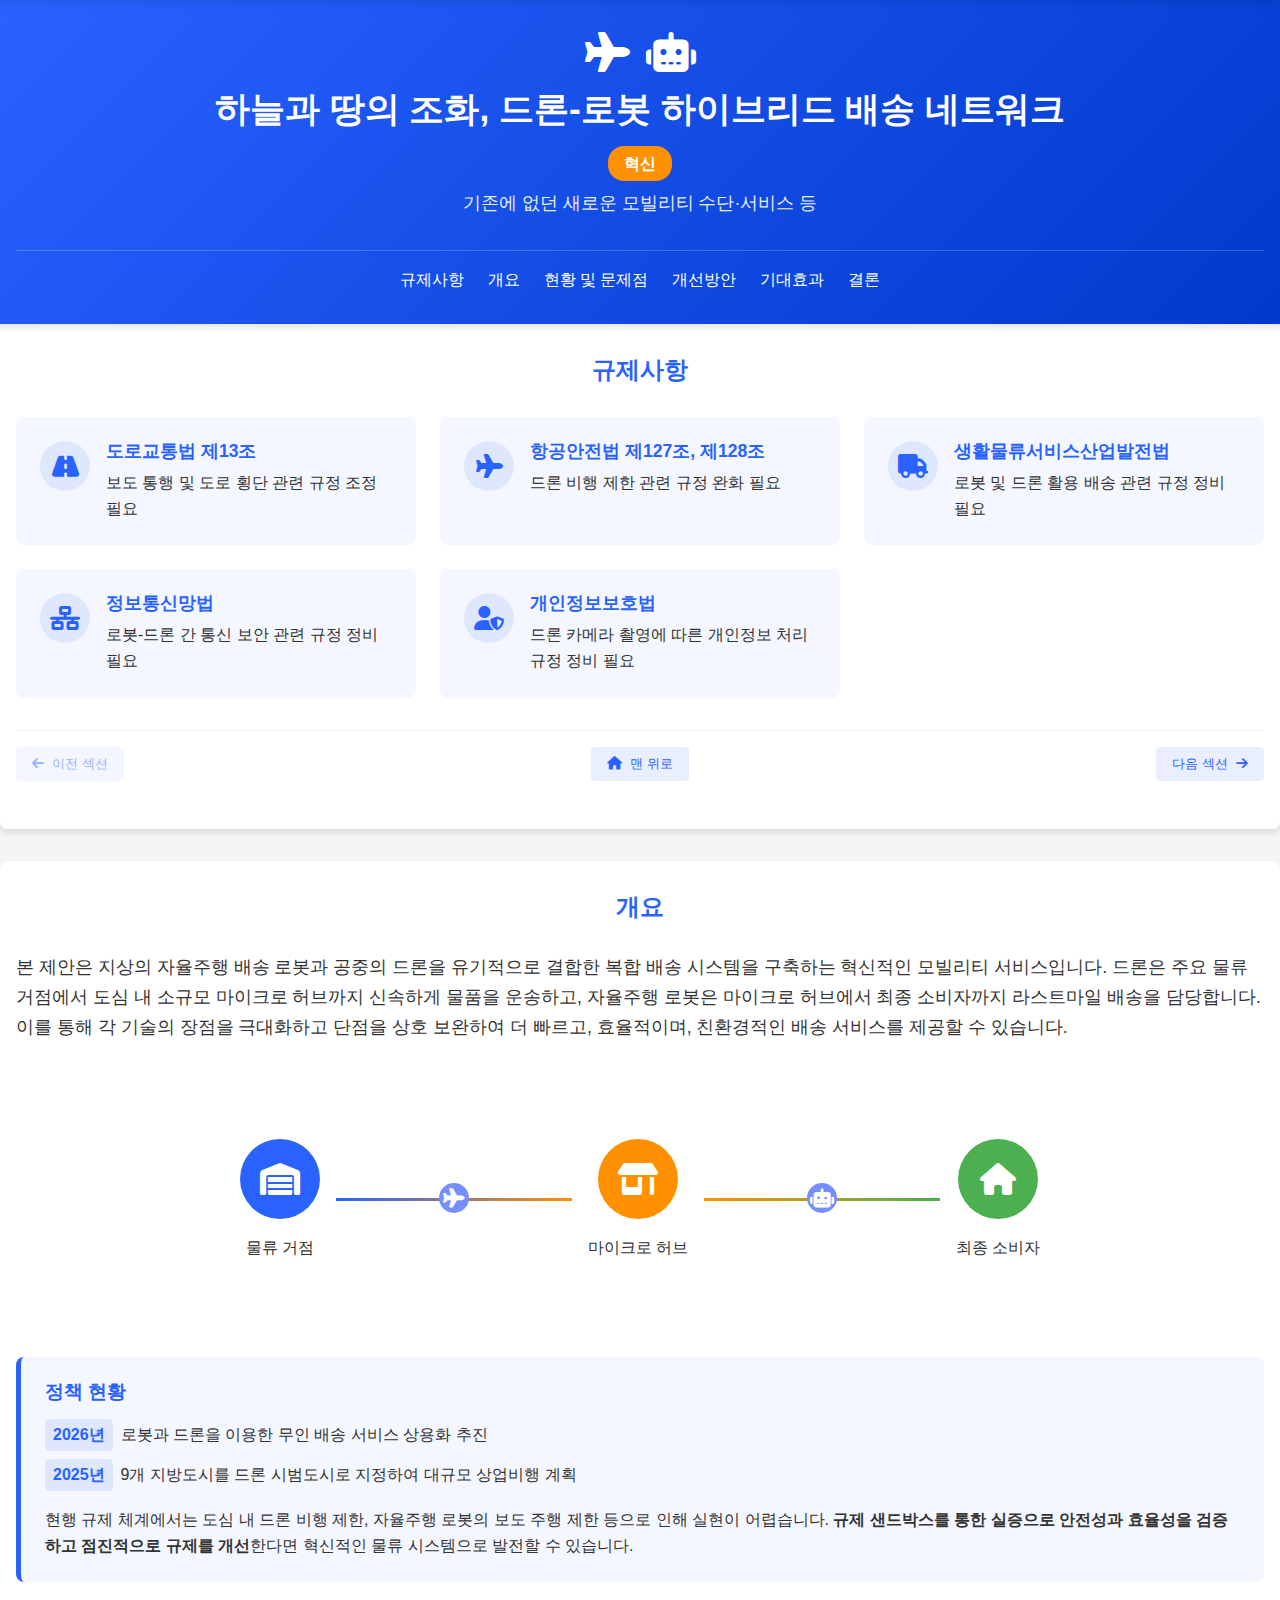
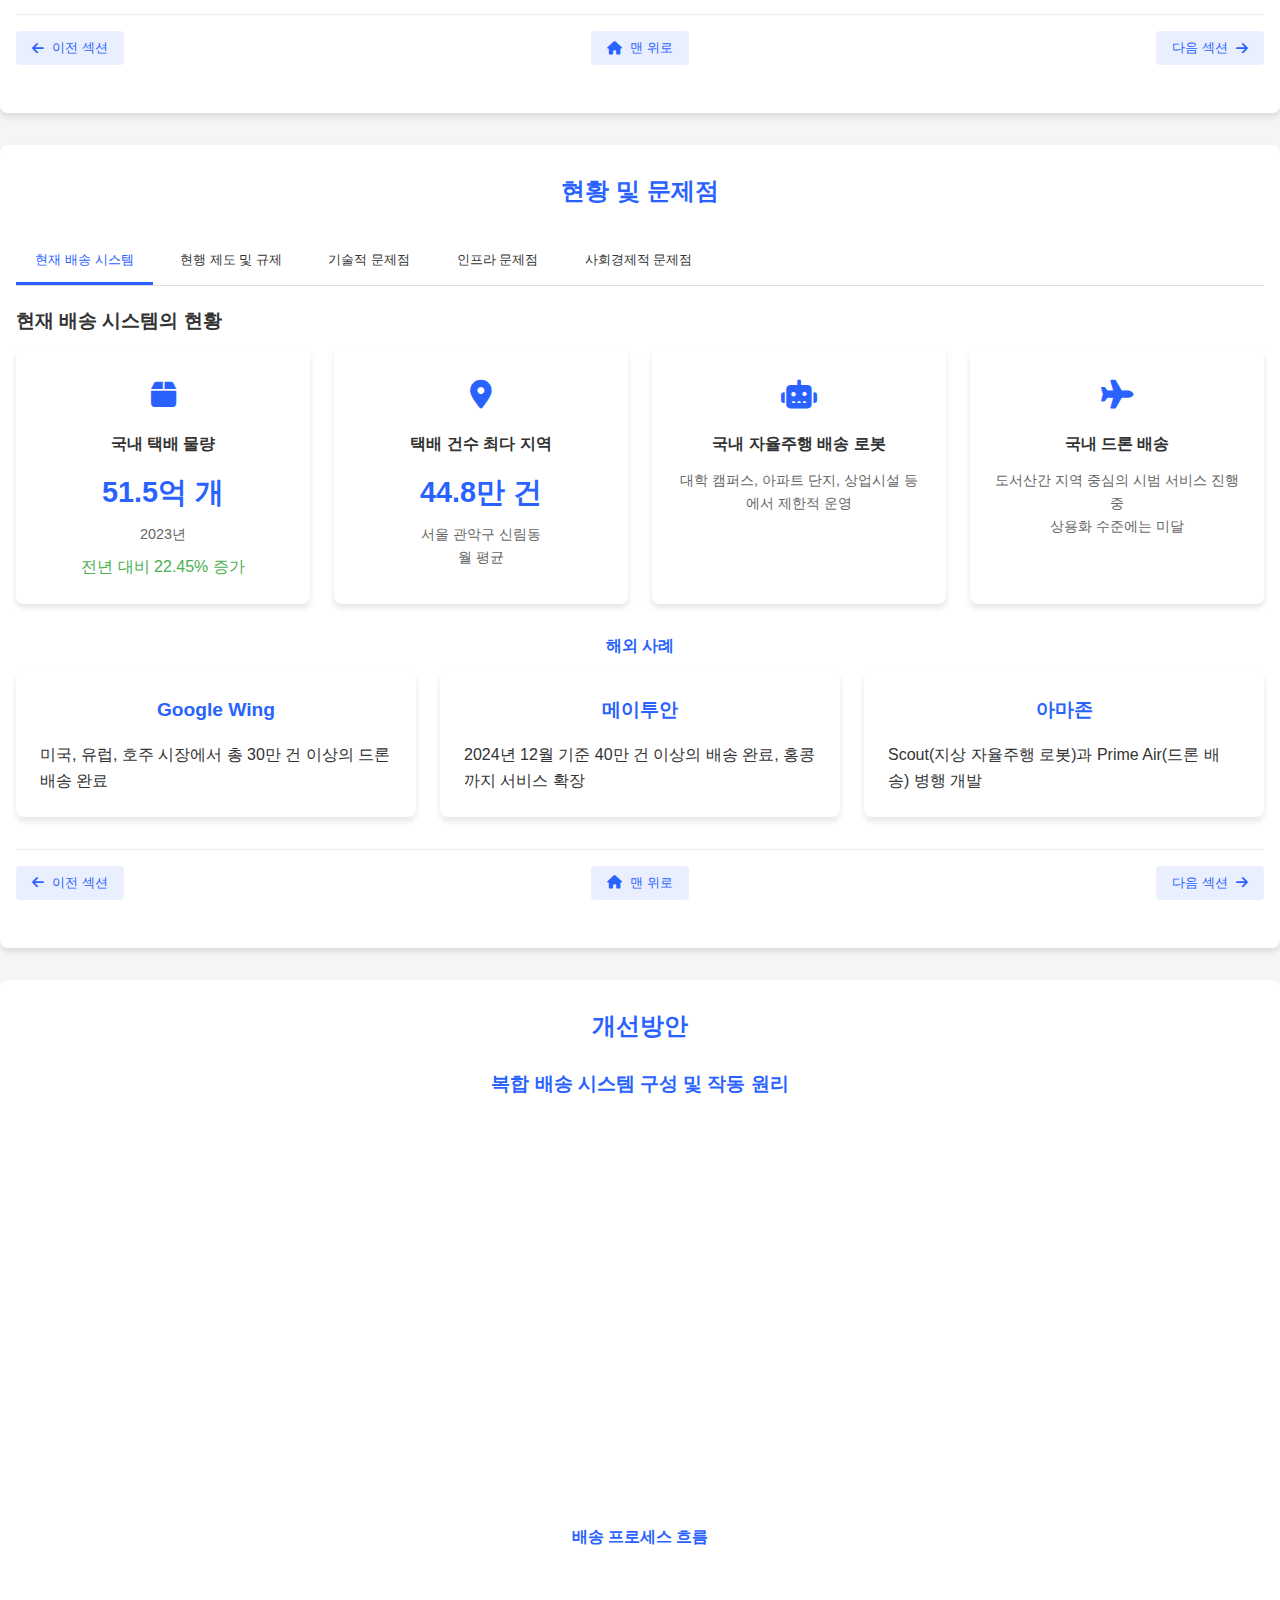
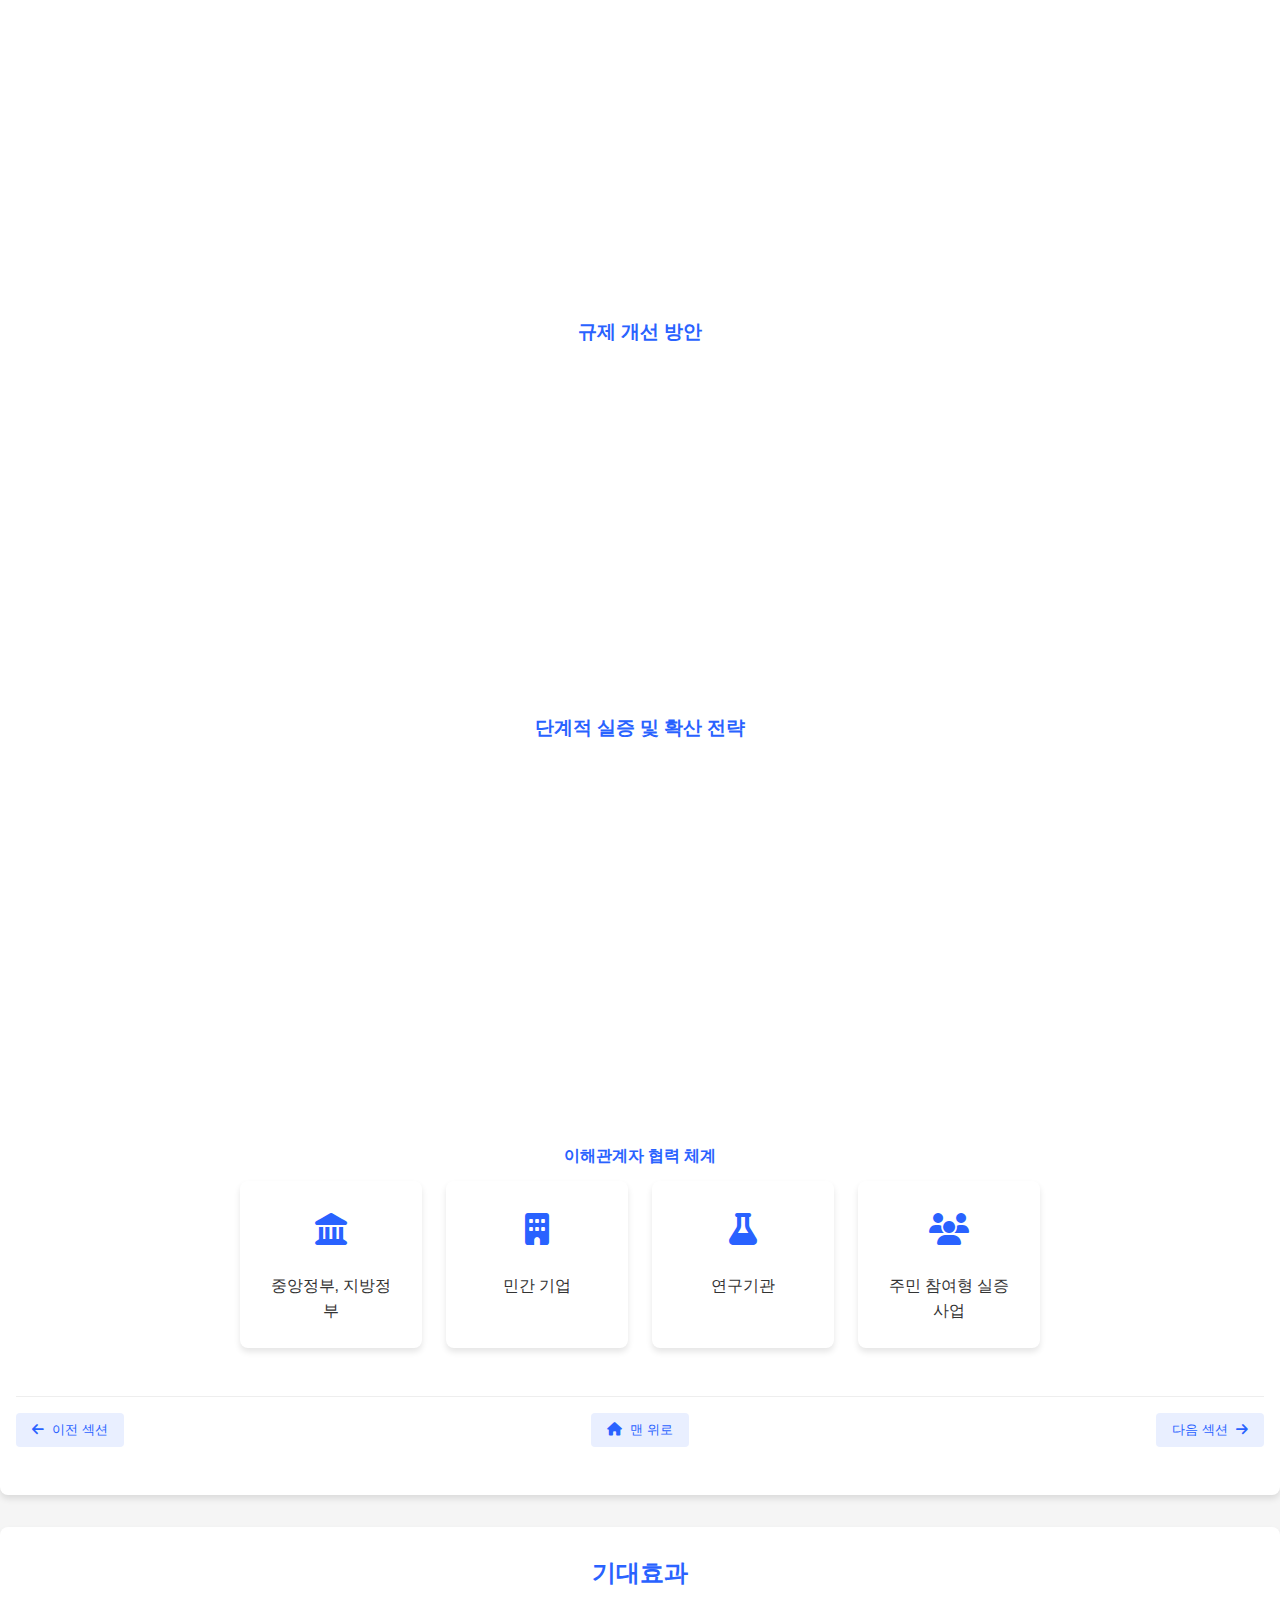
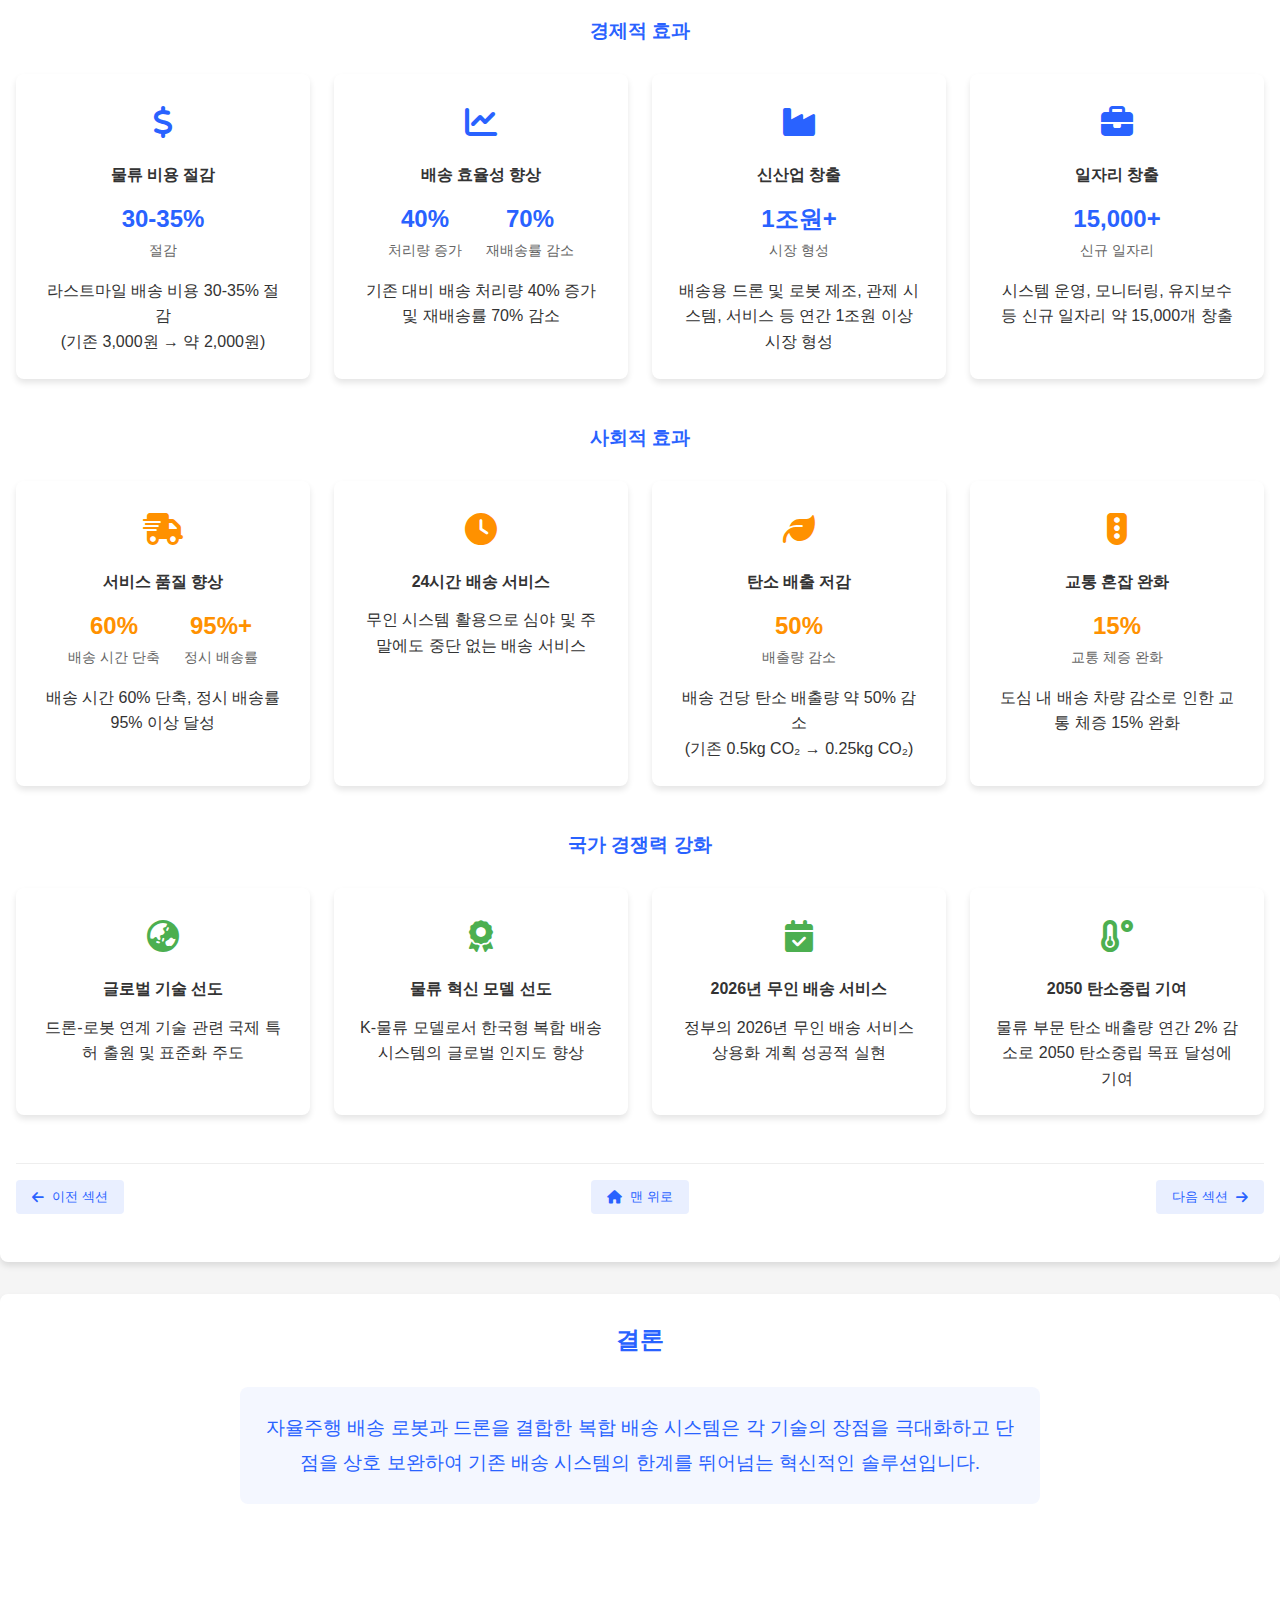
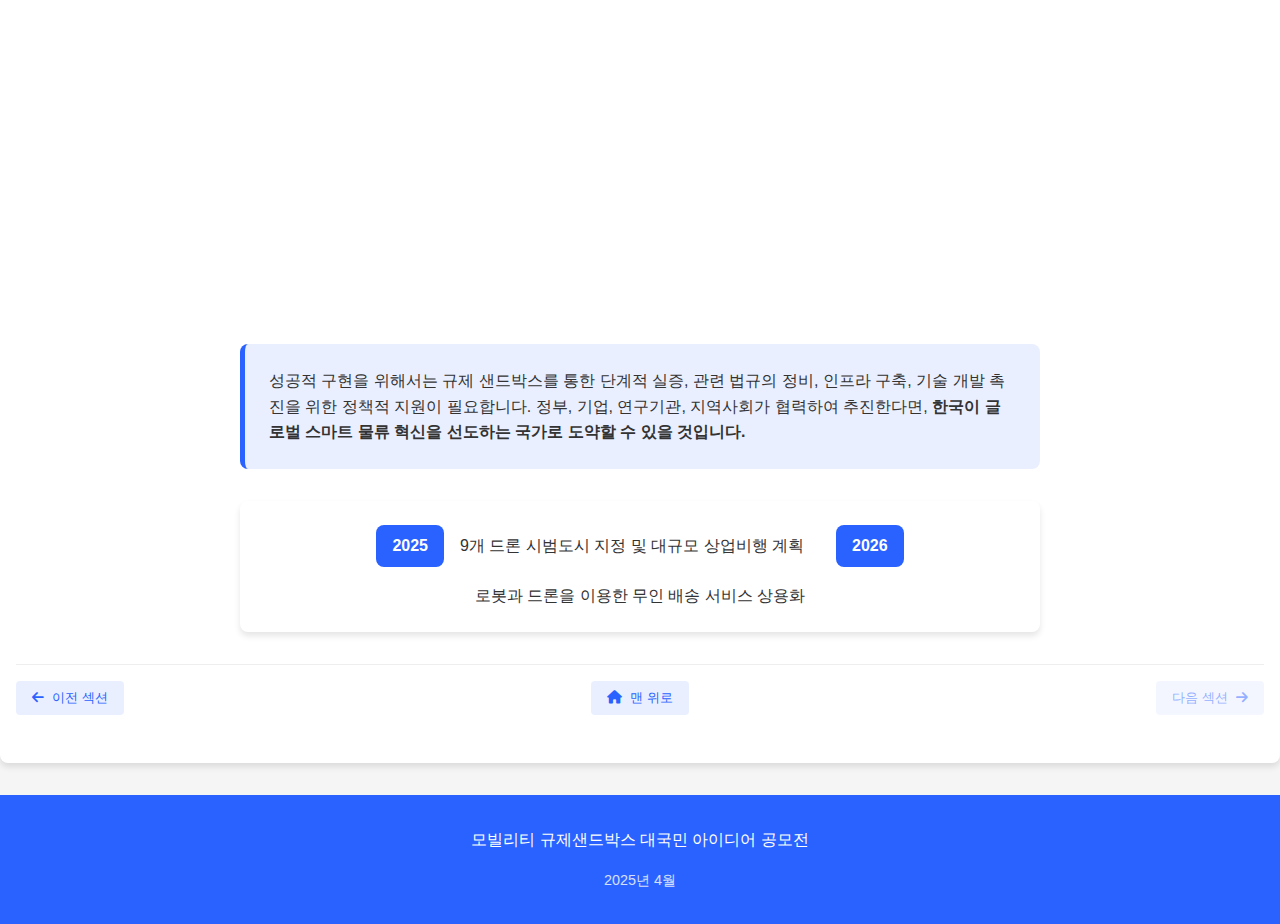
<file: index.html>
<!DOCTYPE html>
<html lang="ko">
<head>
    <meta charset="UTF-8">
    <meta name="viewport" content="width=device-width, initial-scale=1.0">
    <title>하늘과 땅의 조화, 드론-로봇 하이브리드 배송 네트워크</title>
    <link rel="stylesheet" href="styles.css">
    <link rel="stylesheet" href="back_to_top.css">
    <link rel="stylesheet" href="section_nav.css">
    <link rel="stylesheet" href="sticky_nav.css">
    <link rel="stylesheet" href="https://cdnjs.cloudflare.com/ajax/libs/font-awesome/6.4.0/css/all.min.css">
</head>
<body>
    <header class="header">
        <div class="header-content">
            <div class="logo-container">
                <div class="logo">
                    <i class="fas fa-plane"></i>
                    <i class="fas fa-robot"></i>
                </div>
            </div>
            <h1><a href="#" class="main-title">하늘과 땅의 조화, 드론-로봇 하이브리드 배송 네트워크</a></h1>
            <div class="badge">혁신</div>
            <p class="subtitle">기존에 없던 새로운 모빌리티 수단·서비스 등</p>
        </div>
        <nav class="main-nav">
            <ul>
                <li><a href="#regulation">규제사항</a></li>
                <li><a href="#overview">개요</a></li>
                <li><a href="#problems">현황 및 문제점</a></li>
                <li><a href="#solutions">개선방안</a></li>
                <li><a href="#benefits">기대효과</a></li>
                <li><a href="#conclusion">결론</a></li>
            </ul>
        </nav>
    </header>

    <main>
        <!-- 규제사항 섹션 -->
        <section class="regulation-section" id="regulation">
            <h2>규제사항</h2>
            <div class="regulation-container">
                <div class="regulation-item">
                    <div class="regulation-icon">
                        <i class="fas fa-road"></i>
                    </div>
                    <div class="regulation-text">
                        <h3>도로교통법 제13조</h3>
                        <p>보도 통행 및 도로 횡단 관련 규정 조정 필요</p>
                    </div>
                </div>
                <div class="regulation-item">
                    <div class="regulation-icon">
                        <i class="fas fa-plane"></i>
                    </div>
                    <div class="regulation-text">
                        <h3>항공안전법 제127조, 제128조</h3>
                        <p>드론 비행 제한 관련 규정 완화 필요</p>
                    </div>
                </div>
                <div class="regulation-item">
                    <div class="regulation-icon">
                        <i class="fas fa-truck"></i>
                    </div>
                    <div class="regulation-text">
                        <h3>생활물류서비스산업발전법</h3>
                        <p>로봇 및 드론 활용 배송 관련 규정 정비 필요</p>
                    </div>
                </div>
                <div class="regulation-item">
                    <div class="regulation-icon">
                        <i class="fas fa-network-wired"></i>
                    </div>
                    <div class="regulation-text">
                        <h3>정보통신망법</h3>
                        <p>로봇-드론 간 통신 보안 관련 규정 정비 필요</p>
                    </div>
                </div>
                <div class="regulation-item">
                    <div class="regulation-icon">
                        <i class="fas fa-user-shield"></i>
                    </div>
                    <div class="regulation-text">
                        <h3>개인정보보호법</h3>
                        <p>드론 카메라 촬영에 따른 개인정보 처리 규정 정비 필요</p>
                    </div>
                </div>
            </div>
        </section>
        <!-- 개요 섹션 -->
        <section class="overview-section" id="overview">
            <h2>개요</h2>
            <div class="overview-content">
                <div class="overview-text">
                    <p>본 제안은 지상의 자율주행 배송 로봇과 공중의 드론을 유기적으로 결합한 복합 배송 시스템을 구축하는 혁신적인 모빌리티 서비스입니다. 드론은 주요 물류 거점에서 도심 내 소규모 마이크로 허브까지 신속하게 물품을 운송하고, 자율주행 로봇은 마이크로 허브에서 최종 소비자까지 라스트마일 배송을 담당합니다.</p>
                    <p>이를 통해 각 기술의 장점을 극대화하고 단점을 상호 보완하여 더 빠르고, 효율적이며, 친환경적인 배송 서비스를 제공할 수 있습니다.</p>
                </div>
                <div class="overview-diagram">
                    <div class="delivery-system">
                        <div class="system-node">
                            <div class="node-icon warehouse">
                                <i class="fas fa-warehouse"></i>
                            </div>
                            <p>물류 거점</p>
                        </div>
                        <div class="system-arrow drone-path">
                            <div class="drone-icon">
                                <i class="fas fa-plane"></i>
                            </div>
                        </div>
                        <div class="system-node">
                            <div class="node-icon microhub">
                                <i class="fas fa-store-alt"></i>
                            </div>
                            <p>마이크로 허브</p>
                        </div>
                        <div class="system-arrow robot-path">
                            <div class="robot-icon">
                                <i class="fas fa-robot"></i>
                            </div>
                        </div>
                        <div class="system-node">
                            <div class="node-icon customer">
                                <i class="fas fa-home"></i>
                            </div>
                            <p>최종 소비자</p>
                        </div>
                    </div>
                </div>
                <div class="overview-policy">
                    <h3>정책 현황</h3>
                    <ul>
                        <li><span class="policy-year">2026년</span> 로봇과 드론을 이용한 무인 배송 서비스 상용화 추진</li>
                        <li><span class="policy-year">2025년</span> 9개 지방도시를 드론 시범도시로 지정하여 대규모 상업비행 계획</li>
                    </ul>
                    <p>현행 규제 체계에서는 도심 내 드론 비행 제한, 자율주행 로봇의 보도 주행 제한 등으로 인해 실현이 어렵습니다. <strong>규제 샌드박스를 통한 실증으로 안전성과 효율성을 검증하고 점진적으로 규제를 개선</strong>한다면 혁신적인 물류 시스템으로 발전할 수 있습니다.</p>
                </div>
            </div>
        </section>
        <!-- 현황 및 문제점 섹션 -->
        <section class="problems-section" id="problems">
            <h2>현황 및 문제점</h2>
            <div class="tabs-container">
                <div class="tabs">
                    <button class="tab-btn active" data-tab="current-status">현재 배송 시스템</button>
                    <button class="tab-btn" data-tab="regulations">현행 제도 및 규제</button>
                    <button class="tab-btn" data-tab="technical-issues">기술적 문제점</button>
                    <button class="tab-btn" data-tab="infrastructure-issues">인프라 문제점</button>
                    <button class="tab-btn" data-tab="social-economic-issues">사회경제적 문제점</button>
                </div>
                
                <div class="tab-content active" id="current-status">
                    <h3>현재 배송 시스템의 현황</h3>
                    <div class="status-data">
                        <div class="data-card">
                            <div class="data-icon"><i class="fas fa-box"></i></div>
                            <h4>국내 택배 물량</h4>
                            <div class="data-value">51.5억 개</div>
                            <div class="data-year">2023년</div>
                            <div class="data-growth">전년 대비 22.45% 증가</div>
                        </div>
                        <div class="data-card">
                            <div class="data-icon"><i class="fas fa-map-marker-alt"></i></div>
                            <h4>택배 건수 최다 지역</h4>
                            <div class="data-value">44.8만 건</div>
                            <div class="data-location">서울 관악구 신림동</div>
                            <div class="data-period">월 평균</div>
                        </div>
                        <div class="data-card">
                            <div class="data-icon"><i class="fas fa-robot"></i></div>
                            <h4>국내 자율주행 배송 로봇</h4>
                            <div class="data-status">대학 캠퍼스, 아파트 단지, 상업시설 등에서 제한적 운영</div>
                        </div>
                        <div class="data-card">
                            <div class="data-icon"><i class="fas fa-plane"></i></div>
                            <h4>국내 드론 배송</h4>
                            <div class="data-status">도서산간 지역 중심의 시범 서비스 진행 중</div>
                            <div class="data-note">상용화 수준에는 미달</div>
                        </div>
                    </div>
                    
                    <div class="global-cases">
                        <h4>해외 사례</h4>
                        <div class="case-container">
                            <div class="case-item">
                                <div class="case-logo">Google Wing</div>
                                <p>미국, 유럽, 호주 시장에서 총 30만 건 이상의 드론 배송 완료</p>
                            </div>
                            <div class="case-item">
                                <div class="case-logo">메이투안</div>
                                <p>2024년 12월 기준 40만 건 이상의 배송 완료, 홍콩까지 서비스 확장</p>
                            </div>
                            <div class="case-item">
                                <div class="case-logo">아마존</div>
                                <p>Scout(지상 자율주행 로봇)과 Prime Air(드론 배송) 병행 개발</p>
                            </div>
                        </div>
                    </div>
                </div>
                <div class="tab-content" id="regulations">
                    <h3>현행 제도 및 규제 현황</h3>
                    <div class="regulation-cards">
                        <div class="regulation-card">
                            <h4>자율주행 배송 로봇 관련 규제</h4>
                            <ul>
                                <li>「도로교통법」 - 자율주행 배송 로봇에 대한 명확한 정의와 주행 규정 부재</li>
                                <li>보도 주행에 제약 존재</li>
                                <li>생활물류법상 화물차·이륜차로 제한된 생활물류 운수단 정의</li>
                            </ul>
                        </div>
                        <div class="regulation-card">
                            <h4>드론 배송 관련 규제</h4>
                            <ul>
                                <li>「항공안전법」 - 드론의 비행금지구역 및 인구밀집지역 상공 비행 제한</li>
                                <li>「항공안전법 시행규칙」 - 조종자의 가시권 내 비행만 허용</li>
                                <li>드론 산업 발전 저해 규제 총 35건 존재</li>
                            </ul>
                        </div>
                        <div class="regulation-card">
                            <h4>규제 개선 동향</h4>
                            <ul>
                                <li>생활물류법 개정 추진 중 - 로봇·드론 등 첨단 모빌리티를 생활물류 운수단에 포함</li>
                                <li>드론 분류기준 정비 및 네거티브 방식으로 규제 최소화 방향성</li>
                                <li>「드론 활용의 촉진 및 기반조성에 관한 법률」 제정(2023년)</li>
                            </ul>
                        </div>
                    </div>
                </div>
                
                <div class="tab-content" id="technical-issues">
                    <h3>기술적 문제점</h3>
                    <div class="issues-grid">
                        <div class="issue-card">
                            <div class="issue-icon"><i class="fas fa-battery-quarter"></i></div>
                            <h4>배터리 및 주행거리 한계</h4>
                            <ul>
                                <li>드론 비행 시간: 일반적으로 5분~25분으로 매우 짧음</li>
                                <li>배송 로봇: 배터리 용량과 주행거리에 제약</li>
                                <li>광범위한 배송 서비스 제공에 한계</li>
                            </ul>
                        </div>
                        <div class="issue-card">
                            <div class="issue-icon"><i class="fas fa-cloud-rain"></i></div>
                            <h4>악천후 대응 능력</h4>
                            <ul>
                                <li>드론: 강풍, 폭우, 폭설 등 기상 조건에 취약</li>
                                <li>로봇: 눈이 쌓인 보도나 빗길에서 주행 성능 저하</li>
                                <li>안정적 서비스 제공 어려움</li>
                            </ul>
                        </div>
                        <div class="issue-card">
                            <div class="issue-icon"><i class="fas fa-eye-slash"></i></div>
                            <h4>인지 및 회피 기술 한계</h4>
                            <ul>
                                <li>자율주행 로봇의 신호등 인지 시 높은 에러율</li>
                                <li>조도 변화에 대응 어려움</li>
                                <li>복잡한 도심 환경에서 충돌 회피 기술 미완성</li>
                            </ul>
                        </div>
                        <div class="issue-card">
                            <div class="issue-icon"><i class="fas fa-link-slash"></i></div>
                            <h4>로봇-드론 간 연계 기술 부재</h4>
                            <ul>
                                <li>두 기기 간 효율적 물품 이송 인터페이스 부재</li>
                                <li>표준화된 통신 프로토콜 부재</li>
                                <li>드론의 건물 내부 접근 불가능 문제</li>
                            </ul>
                        </div>
                    </div>
                </div>
                <div class="tab-content" id="infrastructure-issues">
                    <h3>인프라 문제점</h3>
                    <div class="issues-grid">
                        <div class="issue-card">
                            <div class="issue-icon"><i class="fas fa-helicopter"></i></div>
                            <h4>드론 이착륙장 부족</h4>
                            <ul>
                                <li>도심 내 드론 이착륙이 가능한 공간 제한적</li>
                                <li>건물 옥상 등을 활용할 수 있는 제도적 장치 미비</li>
                            </ul>
                        </div>
                        <div class="issue-card">
                            <div class="issue-icon"><i class="fas fa-charging-station"></i></div>
                            <h4>충전 인프라 부족</h4>
                            <ul>
                                <li>배송 로봇과 드론의 지속적 운영을 위한 도심 내 충전 인프라 미비</li>
                                <li>배터리 교체(스왑) 시스템 부재</li>
                            </ul>
                        </div>
                        <div class="issue-card">
                            <div class="issue-icon"><i class="fas fa-location-crosshairs"></i></div>
                            <h4>정밀 측위 시스템 미비</h4>
                            <ul>
                                <li>고정밀 GPS나 로컬라이제이션 기술을 지원하는 도시 인프라 부족</li>
                                <li>정확한 위치 파악에 어려움</li>
                            </ul>
                        </div>
                        <div class="issue-card">
                            <div class="issue-icon"><i class="fas fa-wifi"></i></div>
                            <h4>통신 인프라 부족</h4>
                            <ul>
                                <li>로봇과 드론의 실시간 통신을 지원하는 5G/6G 네트워크 커버리지 부족</li>
                                <li>저지연 통신망 미구축</li>
                            </ul>
                        </div>
                    </div>
                </div>
                
                <div class="tab-content" id="social-economic-issues">
                    <h3>사회경제적 문제점</h3>
                    <div class="issues-grid">
                        <div class="issue-card">
                            <div class="issue-icon"><i class="fas fa-hard-hat"></i></div>
                            <h4>고용 대체 우려</h4>
                            <ul>
                                <li>기존 배달원 및 택배 기사의 일자리가 자동화로 대체될 것이라는 사회적 우려</li>
                            </ul>
                        </div>
                        <div class="issue-card">
                            <div class="issue-icon"><i class="fas fa-coins"></i></div>
                            <h4>초기 투자 비용</h4>
                            <ul>
                                <li>로봇과 드론 도입, 관련 인프라 구축에 필요한 초기 투자 비용이 높음</li>
                                <li>운영 및 유지보수 비용 부담</li>
                            </ul>
                        </div>
                        <div class="issue-card">
                            <div class="issue-icon"><i class="fas fa-users"></i></div>
                            <h4>사회적 수용성</h4>
                            <ul>
                                <li>새로운 배송 방식에 대한 대중의 신뢰와 수용도가 아직 낮은 수준</li>
                                <li>소음 및 프라이버시 침해 우려</li>
                            </ul>
                        </div>
                        <div class="issue-card">
                            <div class="issue-icon"><i class="fas fa-balance-scale"></i></div>
                            <h4>보험 및 책임 소재</h4>
                            <ul>
                                <li>사고 발생 시 책임 소재와 보상 체계가 명확하지 않음</li>
                                <li>서비스 제공자의 위험 부담 증가</li>
                            </ul>
                        </div>
                    </div>
                </div>
            </div>
        </section>
        <!-- 개선방안 섹션 -->
        <section class="solutions-section" id="solutions">
            <h2>개선방안</h2>
            
            <div class="solution-container">
                <h3>복합 배송 시스템 구성 및 작동 원리</h3>
                
                <div class="system-components">
                    <div class="component-card">
                        <div class="component-icon"><i class="fas fa-plane"></i></div>
                        <h4>배송 드론 시스템</h4>
                        <ul>
                            <li>수직이착륙(VTOL) 하이브리드 드론</li>
                            <li>5-10kg 적재 용량, 최대 20km 비행 반경</li>
                            <li>자동 충전 및 물품 이송 시스템 탑재</li>
                            <li>악천후 감지 및 우회 비행 알고리즘</li>
                        </ul>
                    </div>
                    <div class="component-card">
                        <div class="component-icon"><i class="fas fa-robot"></i></div>
                        <h4>자율주행 배송 로봇 시스템</h4>
                        <ul>
                            <li>6륜 구동 전기 자율주행 로봇</li>
                            <li>보도 및 횡단보도 주행에 최적화된 설계</li>
                            <li>최대 30kg 적재 용량, 최대 5km 운행 반경</li>
                            <li>보행자 인식 및 회피 알고리즘 탑재</li>
                        </ul>
                    </div>
                    <div class="component-card">
                        <div class="component-icon"><i class="fas fa-store-alt"></i></div>
                        <h4>마이크로 허브 및 드론 스테이션</h4>
                        <ul>
                            <li>도심 내 건물 옥상, 공원, 주차장 등에 설치</li>
                            <li>자동화된 화물 이송 시스템 구비</li>
                            <li>드론 및 로봇 동시 충전 인프라 제공</li>
                            <li>소형 분류 시스템으로 물품 중계 기능</li>
                        </ul>
                    </div>
                    <div class="component-card">
                        <div class="component-icon"><i class="fas fa-server"></i></div>
                        <h4>통합 관제 시스템</h4>
                        <ul>
                            <li>AI 기반 실시간 배송 경로 최적화</li>
                            <li>드론-로봇 간 연계 스케줄링</li>
                            <li>기상 조건에 따른 자동 운행 모드 전환</li>
                            <li>교통 상황 및 수요 예측 기반 자원 배분</li>
                        </ul>
                    </div>
                </div>
                
                <div class="delivery-process">
                    <h4>배송 프로세스 흐름</h4>
                    <div class="process-flow">
                        <div class="process-step">
                            <div class="step-number">1</div>
                            <div class="step-content">
                                <h5>주문 접수 및 경로 계획</h5>
                                <p>고객 주문 접수 후 AI 시스템이 최적 배송 방식과 경로 결정</p>
                            </div>
                        </div>
                        <div class="process-step">
                            <div class="step-number">2</div>
                            <div class="step-content">
                                <h5>물류 센터에서 마이크로 허브로 이동</h5>
                                <p>드론을 통해 도심 내 마이크로 허브로 물품 이동</p>
                            </div>
                        </div>
                        <div class="process-step">
                            <div class="step-number">3</div>
                            <div class="step-content">
                                <h5>로봇을 통한 라스트마일 배송</h5>
                                <p>마이크로 허브에서 로봇이 최종 목적지까지 배송</p>
                            </div>
                        </div>
                        <div class="process-step">
                            <div class="step-number">4</div>
                            <div class="step-content">
                                <h5>회수 및 재배치</h5>
                                <p>배송 완료 후 로봇과 드론의 위치 자동 재배치</p>
                            </div>
                        </div>
                    </div>
                </div>
            </div>
            <div class="solution-container">
                <h3>규제 개선 방안</h3>
                
                <div class="regulation-improvements">
                    <div class="improvement-card">
                        <h4>자율주행 로봇 관련 규제 개선</h4>
                        <ul>
                            <li>「도로교통법」에 '무인 배송 로봇'의 법적 정의 신설</li>
                            <li>보도 통행 및 횡단보도 이용에 관한 특례 조항 신설</li>
                            <li>제한속도, 크기, 중량 등 안전 기준 명시</li>
                            <li>2026년부터 정부가 추진 중인 무인 배송 서비스 상용화 계획과 연계</li>
                        </ul>
                    </div>
                    <div class="improvement-card">
                        <h4>드론 배송 관련 규제 개선</h4>
                        <ul>
                            <li>「항공안전법」에 소형 상업용 드론의 도심 비행 허용 특례 조항 신설</li>
                            <li>안전성 검증된 특정 모델에 한해 인구밀집지역 비행 허용</li>
                            <li>시각선 외 비행(BVLOS) 허용 범위 확대</li>
                            <li>드론 전용 비행 회랑(Drone Corridor) 지정 및 운영</li>
                        </ul>
                    </div>
                    <div class="improvement-card">
                        <h4>복합 배송 시스템 특화 규제 정비</h4>
                        <ul>
                            <li>드론-로봇 연계 지점(마이크로 허브, 드론 스테이션) 설치 기준 마련</li>
                            <li>드론과 로봇 간 화물 이송 인터페이스 표준화</li>
                            <li>통합 관제 시스템 보안 및 안전 기준 수립</li>
                            <li>복합 배송 시스템 전용 규제 샌드박스 지정</li>
                            <li>단계적 실증 허용(교외 → 준도심 → 도심 순)</li>
                        </ul>
                    </div>
                </div>
            </div>
            
            <div class="solution-container">
                <h3>단계적 실증 및 확산 전략</h3>
                
                <div class="implementation-plan">
                    <div class="timeline">
                        <div class="timeline-item">
                            <div class="timeline-phase">Phase 1</div>
                            <div class="timeline-content">
                                <h4>제한구역 실증 (1년)</h4>
                                <p>대학 캠퍼스, 대형 아파트 단지 등 통제된 환경</p>
                            </div>
                        </div>
                        <div class="timeline-item">
                            <div class="timeline-phase">Phase 2</div>
                            <div class="timeline-content">
                                <h4>교외지역 실증 (1년)</h4>
                                <p>인구 밀도가 낮은 교외 주거지역, 신도시 등</p>
                            </div>
                        </div>
                        <div class="timeline-item">
                            <div class="timeline-phase">Phase 3</div>
                            <div class="timeline-content">
                                <h4>도심지역 확대 (2년)</h4>
                                <p>일반 도심 주거 및 상업 지역</p>
                            </div>
                        </div>
                    </div>
                    
                    <div class="stakeholders">
                        <h4>이해관계자 협력 체계</h4>
                        <div class="stakeholders-grid">
                            <div class="stakeholder-group">
                                <div class="stakeholder-icon"><i class="fas fa-landmark"></i></div>
                                <p>중앙정부, 지방정부</p>
                            </div>
                            <div class="stakeholder-group">
                                <div class="stakeholder-icon"><i class="fas fa-building"></i></div>
                                <p>민간 기업</p>
                            </div>
                            <div class="stakeholder-group">
                                <div class="stakeholder-icon"><i class="fas fa-flask"></i></div>
                                <p>연구기관</p>
                            </div>
                            <div class="stakeholder-group">
                                <div class="stakeholder-icon"><i class="fas fa-users"></i></div>
                                <p>주민 참여형 실증 사업</p>
                            </div>
                        </div>
                    </div>
                </div>
            </div>
        </section>
        <!-- 기대효과 섹션 -->
        <section class="benefits-section" id="benefits">
            <h2>기대효과</h2>
            
            <div class="benefits-container">
                <div class="benefits-group economic">
                    <h3>경제적 효과</h3>
                    <div class="benefits-grid">
                        <div class="benefit-card">
                            <div class="benefit-icon"><i class="fas fa-dollar-sign"></i></div>
                            <h4>물류 비용 절감</h4>
                            <div class="benefit-metrics">
                                <div class="metric">
                                    <span class="metric-value">30-35%</span>
                                    <span class="metric-label">절감</span>
                                </div>
                            </div>
                            <p>라스트마일 배송 비용 30-35% 절감<br>(기존 3,000원 → 약 2,000원)</p>
                        </div>
                        <div class="benefit-card">
                            <div class="benefit-icon"><i class="fas fa-chart-line"></i></div>
                            <h4>배송 효율성 향상</h4>
                            <div class="benefit-metrics">
                                <div class="metric">
                                    <span class="metric-value">40%</span>
                                    <span class="metric-label">처리량 증가</span>
                                </div>
                                <div class="metric">
                                    <span class="metric-value">70%</span>
                                    <span class="metric-label">재배송률 감소</span>
                                </div>
                            </div>
                            <p>기존 대비 배송 처리량 40% 증가 및 재배송률 70% 감소</p>
                        </div>
                        <div class="benefit-card">
                            <div class="benefit-icon"><i class="fas fa-industry"></i></div>
                            <h4>신산업 창출</h4>
                            <div class="benefit-metrics">
                                <div class="metric">
                                    <span class="metric-value">1조원+</span>
                                    <span class="metric-label">시장 형성</span>
                                </div>
                            </div>
                            <p>배송용 드론 및 로봇 제조, 관제 시스템, 서비스 등 연간 1조원 이상 시장 형성</p>
                        </div>
                        <div class="benefit-card">
                            <div class="benefit-icon"><i class="fas fa-briefcase"></i></div>
                            <h4>일자리 창출</h4>
                            <div class="benefit-metrics">
                                <div class="metric">
                                    <span class="metric-value">15,000+</span>
                                    <span class="metric-label">신규 일자리</span>
                                </div>
                            </div>
                            <p>시스템 운영, 모니터링, 유지보수 등 신규 일자리 약 15,000개 창출</p>
                        </div>
                    </div>
                </div>
                
                <div class="benefits-group social">
                    <h3>사회적 효과</h3>
                    <div class="benefits-grid">
                        <div class="benefit-card">
                            <div class="benefit-icon"><i class="fas fa-shipping-fast"></i></div>
                            <h4>서비스 품질 향상</h4>
                            <div class="benefit-metrics">
                                <div class="metric">
                                    <span class="metric-value">60%</span>
                                    <span class="metric-label">배송 시간 단축</span>
                                </div>
                                <div class="metric">
                                    <span class="metric-value">95%+</span>
                                    <span class="metric-label">정시 배송률</span>
                                </div>
                            </div>
                            <p>배송 시간 60% 단축, 정시 배송률 95% 이상 달성</p>
                        </div>
                        <div class="benefit-card">
                            <div class="benefit-icon"><i class="fas fa-clock"></i></div>
                            <h4>24시간 배송 서비스</h4>
                            <p>무인 시스템 활용으로 심야 및 주말에도 중단 없는 배송 서비스</p>
                        </div>
                        <div class="benefit-card">
                            <div class="benefit-icon"><i class="fas fa-leaf"></i></div>
                            <h4>탄소 배출 저감</h4>
                            <div class="benefit-metrics">
                                <div class="metric">
                                    <span class="metric-value">50%</span>
                                    <span class="metric-label">배출량 감소</span>
                                </div>
                            </div>
                            <p>배송 건당 탄소 배출량 약 50% 감소<br>(기존 0.5kg CO₂ → 0.25kg CO₂)</p>
                        </div>
                        <div class="benefit-card">
                            <div class="benefit-icon"><i class="fas fa-traffic-light"></i></div>
                            <h4>교통 혼잡 완화</h4>
                            <div class="benefit-metrics">
                                <div class="metric">
                                    <span class="metric-value">15%</span>
                                    <span class="metric-label">교통 체증 완화</span>
                                </div>
                            </div>
                            <p>도심 내 배송 차량 감소로 인한 교통 체증 15% 완화</p>
                        </div>
                    </div>
                </div>
                
                <div class="benefits-group national">
                    <h3>국가 경쟁력 강화</h3>
                    <div class="benefits-grid">
                        <div class="benefit-card">
                            <div class="benefit-icon"><i class="fas fa-globe-asia"></i></div>
                            <h4>글로벌 기술 선도</h4>
                            <p>드론-로봇 연계 기술 관련 국제 특허 출원 및 표준화 주도</p>
                        </div>
                        <div class="benefit-card">
                            <div class="benefit-icon"><i class="fas fa-award"></i></div>
                            <h4>물류 혁신 모델 선도</h4>
                            <p>K-물류 모델로서 한국형 복합 배송 시스템의 글로벌 인지도 향상</p>
                        </div>
                        <div class="benefit-card">
                            <div class="benefit-icon"><i class="fas fa-calendar-check"></i></div>
                            <h4>2026년 무인 배송 서비스</h4>
                            <p>정부의 2026년 무인 배송 서비스 상용화 계획 성공적 실현</p>
                        </div>
                        <div class="benefit-card">
                            <div class="benefit-icon"><i class="fas fa-temperature-low"></i></div>
                            <h4>2050 탄소중립 기여</h4>
                            <p>물류 부문 탄소 배출량 연간 2% 감소로 2050 탄소중립 목표 달성에 기여</p>
                        </div>
                    </div>
                </div>
            </div>
        </section>
        <!-- 결론 섹션 -->
        <section class="conclusion-section" id="conclusion">
            <h2>결론</h2>
            <div class="conclusion-content">
                <p class="highlight-text">자율주행 배송 로봇과 드론을 결합한 복합 배송 시스템은 각 기술의 장점을 극대화하고 단점을 상호 보완하여 기존 배송 시스템의 한계를 뛰어넘는 혁신적인 솔루션입니다.</p>
                
                <div class="key-points">
                    <div class="key-point">
                        <div class="point-icon"><i class="fas fa-chart-pie"></i></div>
                        <div class="point-content">
                            <h4>경제적 가치</h4>
                            <p>라스트마일 배송 비용 30% 이상 절감, 5년간 약 2조원의 시장 규모 성장, 45,000개 이상의 일자리 창출</p>
                        </div>
                    </div>
                    <div class="key-point">
                        <div class="point-icon"><i class="fas fa-leaf"></i></div>
                        <div class="point-content">
                            <h4>환경적 가치</h4>
                            <p>탄소 배출량 50% 감소, 연간 CO₂ 배출량 12만 톤 감소, 2050 탄소중립 목표 달성에 기여</p>
                        </div>
                    </div>
                    <div class="key-point">
                        <div class="point-icon"><i class="fas fa-users"></i></div>
                        <div class="point-content">
                            <h4>사회적 가치</h4>
                            <p>배송 시간 60% 단축, 정시 배송률 95% 이상 달성, 물류 취약계층 서비스 개선</p>
                        </div>
                    </div>
                </div>
                
                <div class="conclusion-call-to-action">
                    <p>성공적 구현을 위해서는 규제 샌드박스를 통한 단계적 실증, 관련 법규의 정비, 인프라 구축, 기술 개발 촉진을 위한 정책적 지원이 필요합니다. 정부, 기업, 연구기관, 지역사회가 협력하여 추진한다면, <strong>한국이 글로벌 스마트 물류 혁신을 선도하는 국가로 도약할 수 있을 것입니다.</strong></p>
                </div>
                
                <div class="conclusion-policy-connection">
                    <div class="policy-badge">2025</div>
                    <p>9개 드론 시범도시 지정 및 대규모 상업비행 계획</p><br>
                    <div class="policy-badge">2026</div>
                    <p>로봇과 드론을 이용한 무인 배송 서비스 상용화</p>
                </div>
            </div>
        </section>
    </main>

    <footer>
        <div class="footer-content">
            <p>모빌리티 규제샌드박스 대국민 아이디어 공모전</p>
            <div class="submission-info">
                <p>2025년 4월</p>
            </div>
        </div>
    </footer>

    <script src="scripts.js"></script>
    <script src="back_to_top.js"></script>
    <script src="section_nav.js"></script>
    <script src="sticky_nav.js"></script>
    <script src="header.js"></script>
</body>
</html>
</file>
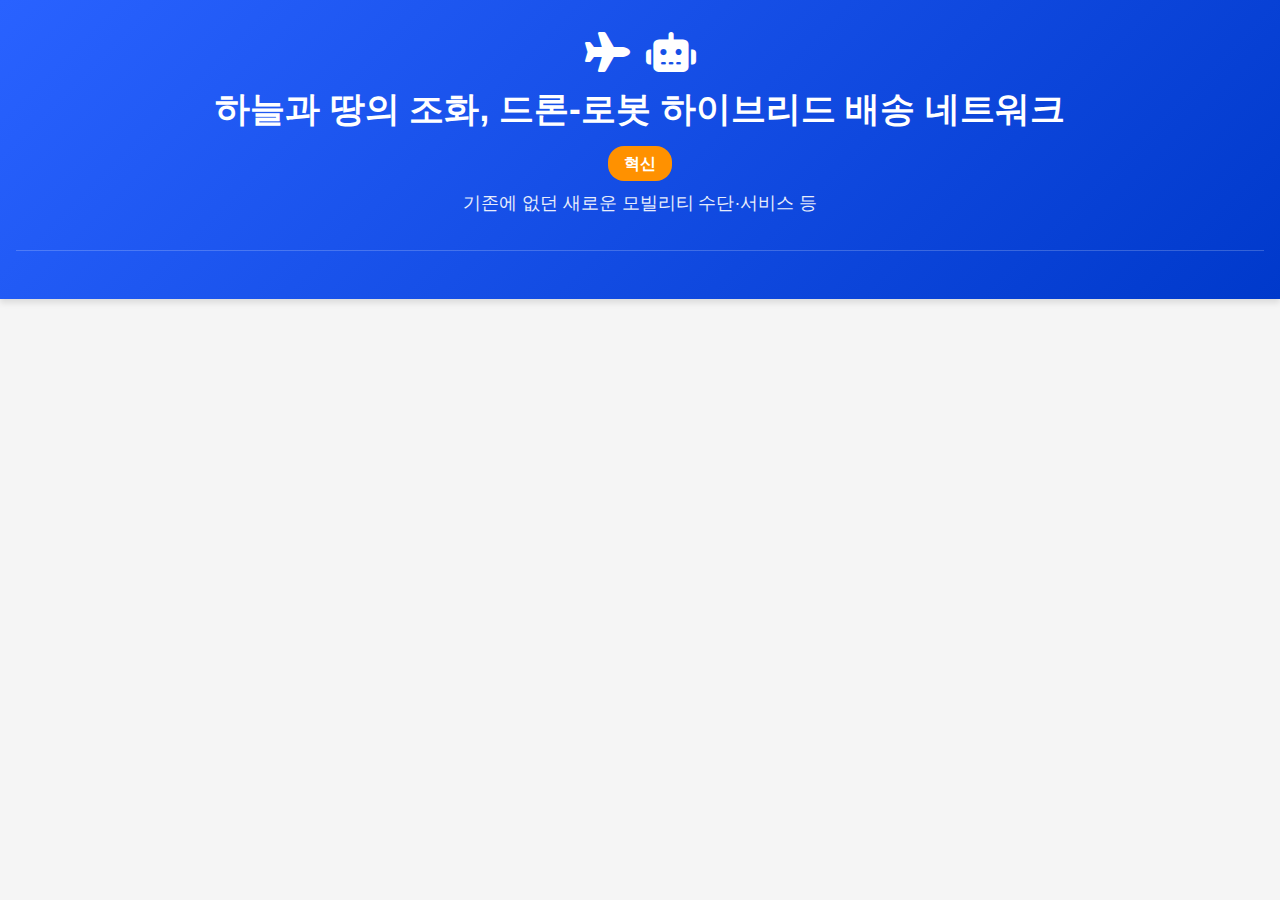
<file: index_fixed.html>
<!DOCTYPE html>
<html lang="ko">
<head>
    <meta charset="UTF-8">
    <meta name="viewport" content="width=device-width, initial-scale=1.0">
    <title>하늘과 땅의 조화, 드론-로봇 하이브리드 배송 네트워크</title>
    <link rel="stylesheet" href="styles.css">
    <link rel="stylesheet" href="https://cdnjs.cloudflare.com/ajax/libs/font-awesome/6.4.0/css/all.min.css">
</head>
<body>
    <header class="header">
        <div class="header-content">
            <div class="logo-container">
                <div class="logo">
                    <i class="fas fa-plane"></i>
                    <i class="fas fa-robot"></i>
                </div>
            </div>
            <h1>하늘과 땅의 조화, 드론-로봇 하이브리드 배송 네트워크</h1>
            <div class="badge">혁신</div>
            <p class="subtitle">기존에 없던 새로운 모빌리티 수단·서비스 등</p>
        </div>
        <nav class="main-nav">
            <ul>
</file>
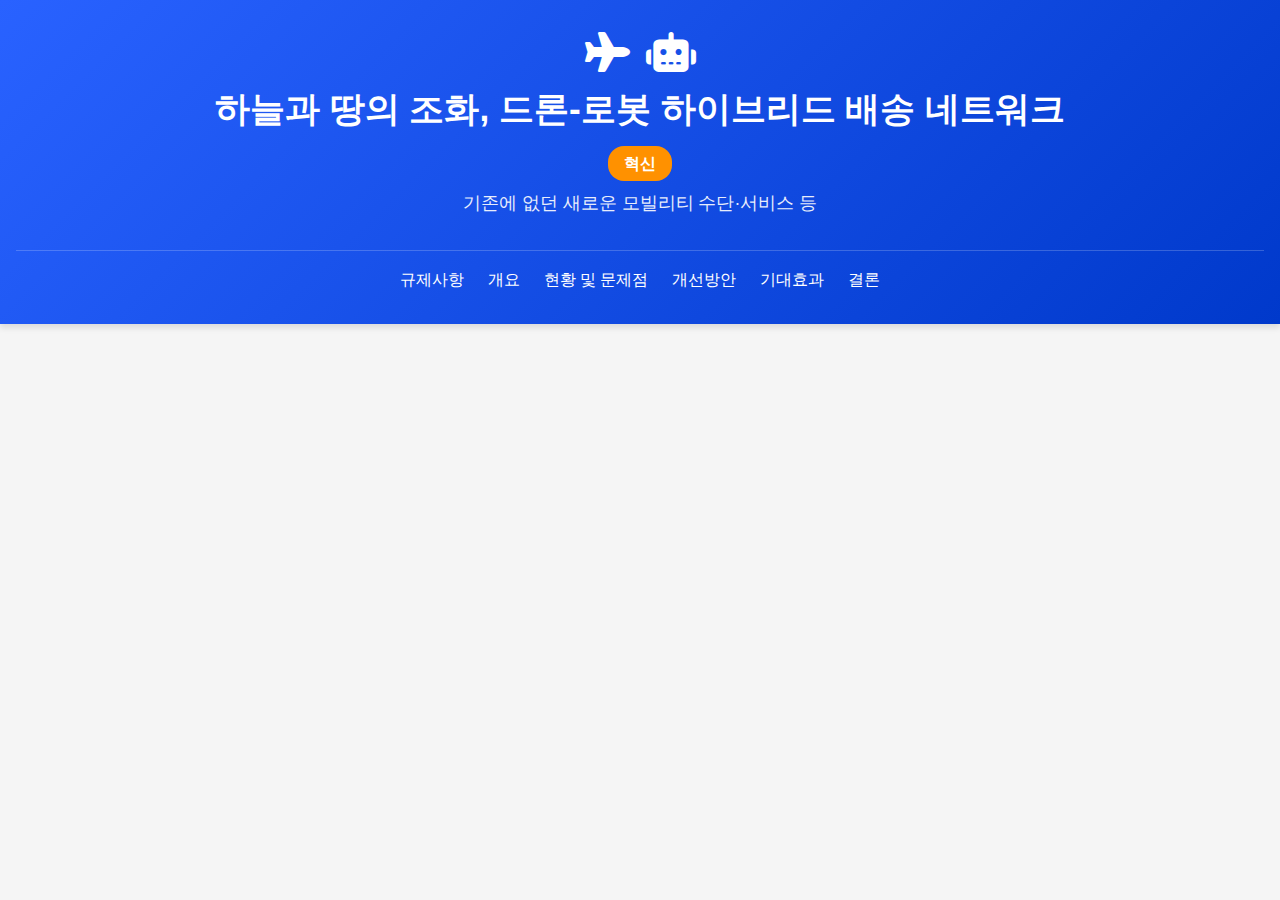
<file: index_header.html>
<!DOCTYPE html>
<html lang="ko">
<head>
    <meta charset="UTF-8">
    <meta name="viewport" content="width=device-width, initial-scale=1.0">
    <title>하늘과 땅의 조화, 드론-로봇 하이브리드 배송 네트워크</title>
    <link rel="stylesheet" href="styles.css">
    <link rel="stylesheet" href="https://cdnjs.cloudflare.com/ajax/libs/font-awesome/6.4.0/css/all.min.css">
</head>
<body>
    <header class="header">
        <div class="header-content">
            <div class="logo-container">
                <div class="logo">
                    <i class="fas fa-plane"></i>
                    <i class="fas fa-robot"></i>
                </div>
            </div>
            <h1>하늘과 땅의 조화, 드론-로봇 하이브리드 배송 네트워크</h1>
            <div class="badge">혁신</div>
            <p class="subtitle">기존에 없던 새로운 모빌리티 수단·서비스 등</p>
        </div>
        <nav class="main-nav">
            <ul>
                <li><a href="#regulation">규제사항</a></li>
                <li><a href="#overview">개요</a></li>
                <li><a href="#problems">현황 및 문제점</a></li>
                <li><a href="#solutions">개선방안</a></li>
                <li><a href="#benefits">기대효과</a></li>
                <li><a href="#conclusion">결론</a></li>
            </ul>
        </nav>
    </header>

    <main>
</file>
<file: styles.css>
/* 기본 스타일 */
:root {
    --primary-color: #2962ff;
    --secondary-color: #0039cb;
    --tertiary-color: #768fff;
    --accent-color: #ff9100;
    --text-color: #333;
    --background-color: #f5f5f5;
    --card-color: #ffffff;
    --success-color: #4caf50;
    --warning-color: #ff9800;
    --danger-color: #f44336;
    --shadow: 0 4px 6px rgba(0, 0, 0, 0.1);
    --transition: all 0.3s ease;
}

* {
    margin: 0;
    padding: 0;
    box-sizing: border-box;
}

body {
    font-family: 'Noto Sans KR', sans-serif;
    line-height: 1.6;
    color: var(--text-color);
    background-color: var(--background-color);
}

a {
    text-decoration: none;
    color: var(--primary-color);
}

ul {
    list-style: none;
}

h1, h2, h3, h4, h5, h6 {
    margin-bottom: 1rem;
    line-height: 1.2;
}

section {
    padding: 2rem 1rem;
    margin-bottom: 2rem;
    background-color: var(--card-color);
    border-radius: 0.5rem;
    box-shadow: var(--shadow);
}

.container {
    max-width: 1200px;
    margin: 0 auto;
    padding: 0 1rem;
}

/* 헤더 스타일 */
.header {
    background: linear-gradient(135deg, var(--primary-color) 0%, var(--secondary-color) 100%);
    color: white;
    padding: 2rem 1rem;
    box-shadow: var(--shadow);
    position: relative;
    overflow: hidden;
}

.header-content {
    text-align: center;
    position: relative;
    z-index: 1;
    max-width: 900px;
    margin: 0 auto;
}

.logo-container {
    margin-bottom: 1rem;
}

.logo {
    font-size: 2.5rem;
    display: flex;
    justify-content: center;
    gap: 1rem;
}

.header h1 {
    font-size: 2.2rem;
    margin-bottom: 0.5rem;
}

.main-title {
    color: white;
    text-decoration: none;
    transition: var(--transition);
}

.main-title:hover {
    color: var(--accent-color);
}

.badge {
    display: inline-block;
    background-color: var(--accent-color);
    color: white;
    padding: 0.3rem 1rem;
    border-radius: 1rem;
    font-weight: bold;
    margin: 0.5rem 0;
}

.subtitle {
    font-size: 1.1rem;
    opacity: 0.9;
    margin-bottom: 1.5rem;
}

.main-nav {
    margin-top: 2rem;
    border-top: 1px solid rgba(255, 255, 255, 0.2);
    padding-top: 1rem;
}

.main-nav ul {
    display: flex;
    justify-content: center;
    flex-wrap: wrap;
    gap: 1.5rem;
}

.main-nav a {
    color: white;
    font-weight: 500;
    padding: 0.5rem 0;
    position: relative;
    transition: var(--transition);
}

.main-nav a:hover {
    color: var(--accent-color);
}

.main-nav a::after {
    content: '';
    position: absolute;
    bottom: 0;
    left: 0;
    width: 0;
    height: 2px;
    background-color: var(--accent-color);
    transition: var(--transition);
}

.main-nav a:hover::after {
    width: 100%;
}

/* 규제사항 섹션 스타일 */
.regulation-section h2 {
    text-align: center;
    margin-bottom: 2rem;
    color: var(--primary-color);
}

.regulation-container {
    display: grid;
    grid-template-columns: repeat(auto-fit, minmax(300px, 1fr));
    gap: 1.5rem;
}

.regulation-item {
    display: flex;
    align-items: flex-start;
    gap: 1rem;
    padding: 1.5rem;
    background-color: rgba(41, 98, 255, 0.05);
    border-radius: 0.5rem;
    transition: var(--transition);
}

.regulation-item:hover {
    transform: translateY(-5px);
    box-shadow: var(--shadow);
}

.regulation-icon {
    font-size: 1.5rem;
    color: var(--primary-color);
    background-color: rgba(41, 98, 255, 0.1);
    height: 50px;
    width: 50px;
    display: flex;
    align-items: center;
    justify-content: center;
    border-radius: 50%;
    flex-shrink: 0;
}

.regulation-text h3 {
    font-size: 1.1rem;
    margin-bottom: 0.5rem;
    color: var(--primary-color);
}

/* 개요 섹션 스타일 */
.overview-section h2 {
    text-align: center;
    margin-bottom: 2rem;
    color: var(--primary-color);
}

.overview-content {
    display: grid;
    gap: 2rem;
}

.overview-text {
    font-size: 1.1rem;
    line-height: 1.7;
}

.overview-diagram {
    margin: 2rem 0;
}

.delivery-system {
    display: flex;
    justify-content: space-between;
    align-items: center;
    max-width: 800px;
    margin: 0 auto;
    padding: 2rem 0;
}

.system-node {
    display: flex;
    flex-direction: column;
    align-items: center;
    text-align: center;
}

.node-icon {
    font-size: 2rem;
    color: white;
    height: 80px;
    width: 80px;
    display: flex;
    align-items: center;
    justify-content: center;
    border-radius: 50%;
    margin-bottom: 1rem;
}

.warehouse {
    background-color: var(--primary-color);
}

.microhub {
    background-color: var(--accent-color);
}

.customer {
    background-color: var(--success-color);
}

.system-arrow {
    flex: 1;
    position: relative;
    height: 3px;
    background-color: #ddd;
    margin: 0 1rem;
}

.drone-path {
    background: linear-gradient(90deg, var(--primary-color), var(--accent-color));
}

.robot-path {
    background: linear-gradient(90deg, var(--accent-color), var(--success-color));
}

.drone-icon, .robot-icon {
    position: absolute;
    top: -15px;
    left: 50%;
    transform: translateX(-50%);
    font-size: 1.2rem;
    color: white;
    background-color: var(--tertiary-color);
    height: 30px;
    width: 30px;
    display: flex;
    align-items: center;
    justify-content: center;
    border-radius: 50%;
}

.overview-policy {
    background-color: rgba(41, 98, 255, 0.05);
    padding: 1.5rem;
    border-radius: 0.5rem;
    border-left: 5px solid var(--primary-color);
}

.overview-policy h3 {
    color: var(--primary-color);
    margin-bottom: 1rem;
}

.overview-policy ul {
    margin-bottom: 1rem;
}

.overview-policy li {
    margin-bottom: 0.5rem;
    display: flex;
    align-items: baseline;
}

.policy-year {
    font-weight: bold;
    color: var(--primary-color);
    margin-right: 0.5rem;
    background-color: rgba(41, 98, 255, 0.1);
    padding: 0.2rem 0.5rem;
    border-radius: 0.3rem;
}

/* 현황 및 문제점 섹션 스타일 */
.problems-section h2 {
    text-align: center;
    margin-bottom: 2rem;
    color: var(--primary-color);
}

.tabs-container {
    margin-top: 1rem;
}

.tabs {
    display: flex;
    flex-wrap: wrap;
    gap: 0.5rem;
    margin-bottom: 1.5rem;
    border-bottom: 1px solid #ddd;
}

.tab-btn {
    padding: 0.8rem 1.2rem;
    border: none;
    background-color: transparent;
    cursor: pointer;
    font-weight: 500;
    color: var(--text-color);
    transition: var(--transition);
    border-bottom: 3px solid transparent;
}

.tab-btn:hover {
    color: var(--primary-color);
}

.tab-btn.active {
    color: var(--primary-color);
    border-bottom-color: var(--primary-color);
}

.tab-content {
    display: none;
    animation: fadeIn 0.5s ease;
}

.tab-content.active {
    display: block;
}

@keyframes fadeIn {
    0% { opacity: 0; }
    100% { opacity: 1; }
}

.status-data {
    display: grid;
    grid-template-columns: repeat(auto-fit, minmax(240px, 1fr));
    gap: 1.5rem;
    margin-bottom: 2rem;
}

.data-card {
    background-color: white;
    border-radius: 0.5rem;
    padding: 1.5rem;
    text-align: center;
    box-shadow: var(--shadow);
    transition: var(--transition);
}

.data-card:hover {
    transform: translateY(-5px);
}

.data-icon {
    font-size: 1.8rem;
    color: var(--primary-color);
    margin-bottom: 1rem;
}

.data-value {
    font-size: 1.8rem;
    font-weight: bold;
    color: var(--primary-color);
    margin: 0.5rem 0;
}

.data-year, .data-location, .data-period, .data-status, .data-note {
    font-size: 0.9rem;
    color: #666;
}

.data-growth {
    font-weight: 500;
    color: var(--success-color);
    margin-top: 0.5rem;
}

.global-cases h4 {
    text-align: center;
    margin: 2rem 0 1rem;
    color: var(--primary-color);
}

.case-container {
    display: grid;
    grid-template-columns: repeat(auto-fit, minmax(280px, 1fr));
    gap: 1.5rem;
}

.case-item {
    background-color: white;
    border-radius: 0.5rem;
    padding: 1.5rem;
    box-shadow: var(--shadow);
    display: flex;
    flex-direction: column;
    align-items: center;
}

.case-logo {
    font-weight: bold;
    font-size: 1.2rem;
    margin-bottom: 1rem;
    color: var(--primary-color);
}

.regulation-cards, .issues-grid {
    display: grid;
    grid-template-columns: repeat(auto-fit, minmax(280px, 1fr));
    gap: 1.5rem;
}

.regulation-card, .issue-card {
    background-color: white;
    border-radius: 0.5rem;
    padding: 1.5rem;
    box-shadow: var(--shadow);
}

.regulation-card h4, .issue-card h4 {
    color: var(--primary-color);
    margin-bottom: 1rem;
    display: flex;
    align-items: center;
    gap: 0.5rem;
}

.issue-icon {
    font-size: 1.2rem;
    color: var(--primary-color);
    width: 30px;
}

.regulation-card ul, .issue-card ul {
    padding-left: 1rem;
    list-style-type: disc;
}

.regulation-card li, .issue-card li {
    margin-bottom: 0.5rem;
}

/* 개선방안 섹션 스타일 */
.solutions-section h2, .solutions-section h3 {
    text-align: center;
    margin-bottom: 2rem;
    color: var(--primary-color);
}

.solution-container {
    margin-bottom: 3rem;
}

.system-components {
    display: grid;
    grid-template-columns: repeat(auto-fit, minmax(280px, 1fr));
    gap: 1.5rem;
    margin-bottom: 2rem;
}

.component-card {
    background-color: white;
    border-radius: 0.5rem;
    padding: 1.5rem;
    box-shadow: var(--shadow);
    transition: var(--transition);
}

.component-card:hover {
    transform: translateY(-5px);
}

.component-icon {
    font-size: 2rem;
    color: var(--primary-color);
    margin-bottom: 1rem;
    display: flex;
    align-items: center;
    justify-content: center;
}

.component-card h4 {
    color: var(--primary-color);
    margin-bottom: 1rem;
    text-align: center;
}

.component-card ul {
    padding-left: 1rem;
    list-style-type: disc;
}

.component-card li {
    margin-bottom: 0.5rem;
}

.delivery-process h4 {
    text-align: center;
    margin-bottom: 1.5rem;
    color: var(--primary-color);
}

.process-flow {
    max-width: 800px;
    margin: 0 auto;
}

.process-step {
    display: flex;
    margin-bottom: 1.5rem;
    position: relative;
}

.process-step:not(:last-child)::after {
    content: '';
    position: absolute;
    left: 25px;
    top: 50px;
    bottom: -25px;
    width: 2px;
    background-color: var(--primary-color);
}

.step-number {
    width: 50px;
    height: 50px;
    background-color: var(--primary-color);
    color: white;
    font-weight: bold;
    display: flex;
    align-items: center;
    justify-content: center;
    border-radius: 50%;
    flex-shrink: 0;
    margin-right: 1.5rem;
    position: relative;
    z-index: 1;
}

.step-content {
    padding-top: 0.5rem;
}

.step-content h5 {
    color: var(--primary-color);
    margin-bottom: 0.5rem;
}

.regulation-improvements {
    display: grid;
    grid-template-columns: repeat(auto-fit, minmax(300px, 1fr));
    gap: 1.5rem;
}

.improvement-card {
    background-color: white;
    border-radius: 0.5rem;
    padding: 1.5rem;
    box-shadow: var(--shadow);
}

.improvement-card h4 {
    color: var(--primary-color);
    margin-bottom: 1rem;
    text-align: center;
}

.improvement-card ul {
    padding-left: 1rem;
    list-style-type: disc;
}

.improvement-card li {
    margin-bottom: 0.5rem;
}

.implementation-plan {
    max-width: 800px;
    margin: 0 auto;
}

.timeline-item {
    display: flex;
    align-items: flex-start;
    margin-bottom: 2rem;
    position: relative;
}

.timeline-phase {
    background-color: var(--primary-color);
    color: white;
    padding: 0.8rem 1rem;
    border-radius: 0.5rem;
    font-weight: bold;
    min-width: 120px;
    text-align: center;
    margin-right: 1.5rem;
    position: relative;
}

.timeline-phase::after {
    content: '';
    position: absolute;
    top: 50%;
    right: -10px;
    transform: translateY(-50%);
    border-width: 10px 0 10px 10px;
    border-style: solid;
    border-color: transparent transparent transparent var(--primary-color);
}

.timeline-content {
    flex: 1;
    padding: 1rem;
    background-color: rgba(41, 98, 255, 0.05);
    border-radius: 0.5rem;
}

.stakeholders h4 {
    text-align: center;
    margin: 2rem 0 1rem;
    color: var(--primary-color);
}

.stakeholders-grid {
    display: grid;
    grid-template-columns: repeat(auto-fit, minmax(180px, 1fr));
    gap: 1.5rem;
    justify-content: center;
}

.stakeholder-group {
    text-align: center;
    padding: 1.5rem;
    background-color: white;
    border-radius: 0.5rem;
    box-shadow: var(--shadow);
}

.stakeholder-icon {
    font-size: 2rem;
    color: var(--primary-color);
    margin-bottom: 1rem;
}

/* 기대효과 섹션 스타일 */
.benefits-section h2, .benefits-section h3 {
    text-align: center;
    margin-bottom: 2rem;
    color: var(--primary-color);
}

.benefits-container {
    margin-bottom: 2rem;
}

.benefits-group {
    margin-bottom: 3rem;
}

.benefits-grid {
    display: grid;
    grid-template-columns: repeat(auto-fit, minmax(250px, 1fr));
    gap: 1.5rem;
}

.benefit-card {
    background-color: white;
    border-radius: 0.5rem;
    padding: 1.5rem;
    box-shadow: var(--shadow);
    transition: var(--transition);
    text-align: center;
}

.benefit-card:hover {
    transform: translateY(-5px);
}

.benefit-icon {
    font-size: 2rem;
    margin-bottom: 1rem;
}

.economic .benefit-icon {
    color: var(--primary-color);
}

.social .benefit-icon {
    color: var(--accent-color);
}

.national .benefit-icon {
    color: var(--success-color);
}

.benefit-card h4 {
    margin-bottom: 1rem;
}

.benefit-metrics {
    display: flex;
    justify-content: center;
    flex-wrap: wrap;
    gap: 1.5rem;
    margin-bottom: 1rem;
}

.metric {
    display: flex;
    flex-direction: column;
    align-items: center;
}

.metric-value {
    font-size: 1.5rem;
    font-weight: bold;
}

.economic .metric-value {
    color: var(--primary-color);
}

.social .metric-value {
    color: var(--accent-color);
}

.national .metric-value {
    color: var(--success-color);
}

.metric-label {
    font-size: 0.9rem;
    color: #666;
}

/* 결론 섹션 스타일 */
.conclusion-section h2 {
    text-align: center;
    margin-bottom: 2rem;
    color: var(--primary-color);
}

.conclusion-content {
    max-width: 800px;
    margin: 0 auto;
}

.highlight-text {
    font-size: 1.2rem;
    font-weight: 500;
    color: var(--primary-color);
    padding: 1.5rem;
    background-color: rgba(41, 98, 255, 0.05);
    border-radius: 0.5rem;
    margin-bottom: 2rem;
    line-height: 1.8;
    text-align: center;
}

.key-points {
    margin-bottom: 2rem;
}

.key-point {
    display: flex;
    align-items: flex-start;
    margin-bottom: 1.5rem;
    padding: 1.5rem;
    background-color: white;
    border-radius: 0.5rem;
    box-shadow: var(--shadow);
}

.point-icon {
    font-size: 1.5rem;
    margin-right: 1.5rem;
    flex-shrink: 0;
}

.key-point:nth-child(1) .point-icon {
    color: var(--primary-color);
}

.key-point:nth-child(2) .point-icon {
    color: var(--success-color);
}

.key-point:nth-child(3) .point-icon {
    color: var(--accent-color);
}

.point-content h4 {
    margin-bottom: 0.5rem;
}

.conclusion-call-to-action {
    padding: 1.5rem;
    background-color: rgba(41, 98, 255, 0.1);
    border-radius: 0.5rem;
    margin-bottom: 2rem;
    border-left: 5px solid var(--primary-color);
}

.conclusion-policy-connection {
    display: flex;
    flex-wrap: wrap;
    align-items: center;
    justify-content: center;
    gap: 1rem;
    margin-top: 2rem;
    padding: 1.5rem;
    background-color: white;
    border-radius: 0.5rem;
    box-shadow: var(--shadow);
}

.policy-badge {
    font-weight: bold;
    color: white;
    background-color: var(--primary-color);
    padding: 0.5rem 1rem;
    border-radius: 0.5rem;
}

/* 푸터 스타일 */
footer {
    background-color: var(--primary-color);
    color: white;
    padding: 2rem;
    text-align: center;
    margin-top: 2rem;
}

.footer-content {
    max-width: 800px;
    margin: 0 auto;
}

.submission-info {
    margin-top: 1rem;
    font-size: 0.9rem;
    opacity: 0.8;
}

/* 반응형 디자인 */
@media (max-width: 768px) {
    .header h1 {
        font-size: 1.8rem;
    }
    
    .logo {
        font-size: 2rem;
    }
    
    .main-nav ul {
        gap: 1rem;
    }
    
    .delivery-system {
        flex-direction: column;
        gap: 2rem;
    }
    
    .system-arrow {
        height: 50px;
        width: 3px;
        transform: rotate(90deg);
        margin: 0;
    }
    
    .timeline-item {
        flex-direction: column;
    }
    
    .timeline-phase {
        margin-right: 0;
        margin-bottom: 1rem;
    }
    
    .timeline-phase::after {
        top: auto;
        bottom: -10px;
        right: 50%;
        transform: translateX(50%) rotate(90deg);
    }
    
    .key-point {
        flex-direction: column;
    }
    
    .point-icon {
        margin-right: 0;
        margin-bottom: 1rem;
    }
}

/* 애니메이션 */
.delivery-system {
    position: relative;
}

@keyframes droneMovement {
    0% { transform: translateX(-50%) translateY(0); }
    50% { transform: translateX(-50%) translateY(-5px); }
    100% { transform: translateX(-50%) translateY(0); }
}

@keyframes robotMovement {
    0% { transform: translateX(-50%) translateY(0); }
    50% { transform: translateX(-50%) translateY(3px); }
    100% { transform: translateX(-50%) translateY(0); }
}

.drone-icon {
    animation: droneMovement 2s infinite ease-in-out;
}

.robot-icon {
    animation: robotMovement 1.5s infinite ease-in-out;
}

@keyframes pulse {
    0% { transform: scale(1); }
    50% { transform: scale(1.05); }
    100% { transform: scale(1); }
}

.node-icon {
    animation: pulse 3s infinite ease-in-out;
}

/* JavaScript로 제어하는 스타일 */
.tab-content {
    display: none;
}

.tab-content.active {
    display: block;
}

/* 아이콘 수정 */
.fa-drone-alt:before {
    content: "\f85f"; /* 일반 드론 아이콘 */
    font-family: "Font Awesome 5 Free";
}

.fa-helicopter-symbol:before {
    content: "\f5c6"; /* 헬리콥터 아이콘으로 대체 */
    font-family: "Font Awesome 5 Free";
}

.fa-user-hard-hat:before {
    content: "\f82c"; /* 건설 작업자 아이콘으로 대체 */
    font-family: "Font Awesome 5 Free";
}
`
}
</file>
<file: back_to_top.css>
/* 맨 위로 이동 버튼 스타일 */
.back-to-top {
    position: fixed;
    bottom: 30px;
    right: 30px;
    width: 50px;
    height: 50px;
    background-color: var(--primary-color);
    color: white;
    border-radius: 50%;
    display: flex;
    justify-content: center;
    align-items: center;
    cursor: pointer;
    opacity: 0;
    transition: opacity 0.3s ease, transform 0.3s ease;
    box-shadow: 0 2px 5px rgba(0, 0, 0, 0.2);
    transform: translateY(20px);
    z-index: 1000;
}

.back-to-top.visible {
    opacity: 1;
    transform: translateY(0);
}

.back-to-top:hover {
    background-color: var(--secondary-color);
}
</file>
<file: section_nav.css>
/* 섹션 네비게이션 스타일 */
.section-nav {
    display: flex;
    justify-content: space-between;
    padding: 1rem 0;
    margin-top: 2rem;
    border-top: 1px solid #eee;
}

.section-nav-btn {
    padding: 0.5rem 1rem;
    background-color: rgba(41, 98, 255, 0.1);
    color: var(--primary-color);
    border: none;
    border-radius: 4px;
    cursor: pointer;
    display: flex;
    align-items: center;
    gap: 0.5rem;
    transition: var(--transition);
}

.section-nav-btn:hover {
    background-color: rgba(41, 98, 255, 0.2);
}

.section-nav-btn:disabled {
    opacity: 0.5;
    cursor: not-allowed;
}

.section-nav-home {
    margin: 0 auto;
}
</file>
<file: sticky_nav.css>
/* 고정 네비게이션 스타일 */
.sticky-nav {
    position: fixed;
    top: 0;
    left: 0;
    width: 100%;
    background: linear-gradient(135deg, var(--primary-color) 0%, var(--secondary-color) 100%);
    color: white;
    padding: 0.8rem 1rem;
    box-shadow: 0 2px 10px rgba(0, 0, 0, 0.1);
    z-index: 1000;
    transform: translateY(-100%);
    transition: transform 0.3s ease;
}

.sticky-nav.visible {
    transform: translateY(0);
}

.sticky-nav-container {
    display: flex;
    justify-content: space-between;
    align-items: center;
    max-width: 1200px;
    margin: 0 auto;
}

.sticky-nav-title {
    font-size: 1rem;
    font-weight: bold;
    text-overflow: ellipsis;
    white-space: nowrap;
    overflow: hidden;
    max-width: 40%;
    cursor: pointer;
    transition: var(--transition);
}

.sticky-nav-title:hover {
    color: var(--accent-color);
}

.sticky-nav-links {
    display: flex;
    gap: 1rem;
}

.sticky-nav-link {
    color: white;
    text-decoration: none;
    font-size: 0.9rem;
    padding: 0.3rem 0.5rem;
    border-radius: 4px;
    transition: var(--transition);
}

.sticky-nav-link:hover,
.sticky-nav-link.active {
    background-color: rgba(255, 255, 255, 0.2);
}

/* 모바일 반응형 */
@media (max-width: 768px) {
    .sticky-nav-title {
        display: none;
    }
    
    .sticky-nav-container {
        justify-content: center;
    }
    
    .sticky-nav-links {
        overflow-x: auto;
        -webkit-overflow-scrolling: touch;
        padding: 0.5rem 0;
        width: 100%;
        justify-content: flex-start;
    }
}

@media (max-width: 480px) {
    .sticky-nav-link {
        font-size: 0.8rem;
        padding: 0.3rem;
    }
}

/* 본문 위 여백 */
body.has-sticky-nav {
    padding-top: 60px;
}
</file>
